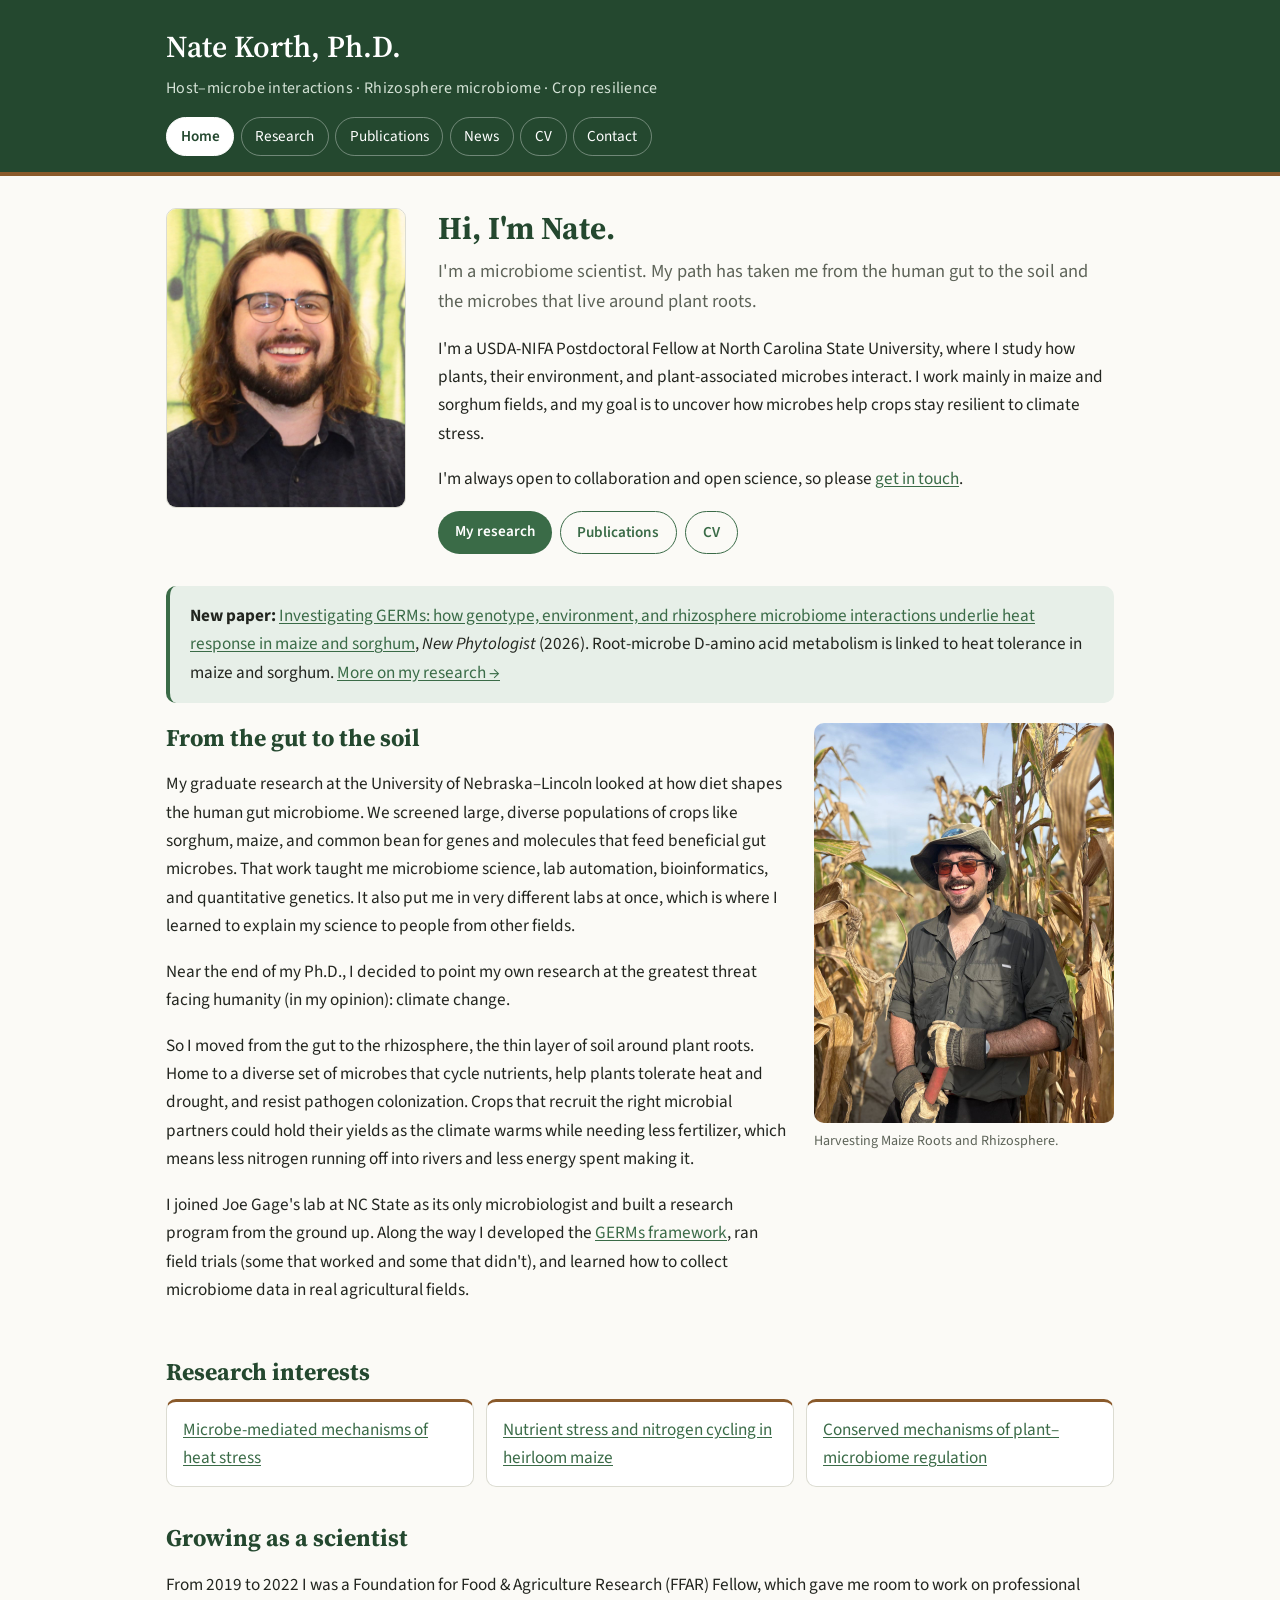
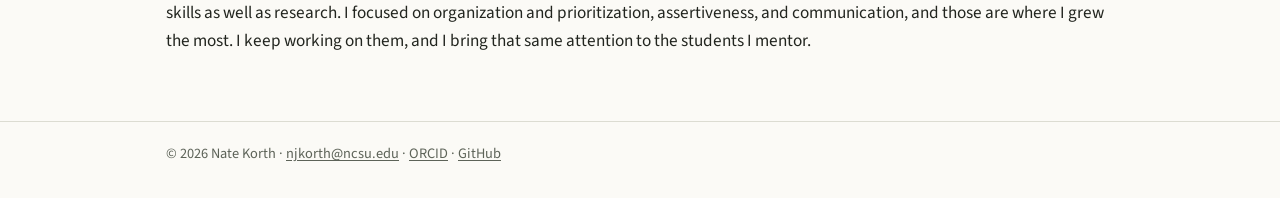
<file: index.html>
<!doctype html>
<html lang="en">
<head>
  <meta charset="utf-8">
  <meta name="viewport" content="width=device-width, initial-scale=1">
  <title>Nate Korth, Ph.D.</title>
  <meta name="description" content="Nate Korth, Ph.D. - plant-microbe biologist studying how crop genetics and the rhizosphere microbiome shape heat and nutrient-stress resilience in maize and sorghum.">
  <link rel="preconnect" href="https://fonts.googleapis.com">
  <link rel="preconnect" href="https://fonts.gstatic.com" crossorigin>
  <link href="https://fonts.googleapis.com/css2?family=Source+Sans+3:wght@400;600;700&family=Source+Serif+4:wght@500;600&display=swap" rel="stylesheet">
  <link rel="stylesheet" href="css/style.css">
</head>
<body>

<!-- ===== HEADER (same on every page; edit the menu here and in the other .html files) ===== -->
<header class="site-header">
  <div class="wrap">
    <a class="site-title" href="index.html">Nate Korth, Ph.D.</a>
    <p class="tagline">Host&ndash;microbe interactions &middot; Rhizosphere microbiome &middot; Crop resilience</p>
    <nav class="site-nav" aria-label="Main">
      <ul>
        <li><a href="index.html" aria-current="page">Home</a></li>
        <li><a href="research.html">Research</a></li>
        <li><a href="publications.html">Publications</a></li>
        <li><a href="news.html">News</a></li>
        <li><a href="cv.html">CV</a></li>
        <li><a href="contact.html">Contact</a></li>
      </ul>
    </nav>
  </div>
</header>

<main>
  <div class="wrap">
<section class="intro">
  <img class="headshot" src="images/headshot.jpg" width="240" height="300" alt="Nate Korth smiling, in front of a green plant-cell mural">

  <div>
    <h1>Hi, I'm Nate.</h1>
    <p class="lead">I'm a microbiome scientist. My path has taken me from the human gut to the
      soil and the microbes that live around plant roots.</p>
    <p>I'm a USDA-NIFA Postdoctoral Fellow at North Carolina State University, where I study how
      plants, their environment, and plant-associated microbes interact. I work mainly in maize
      and sorghum fields, and my goal is to uncover how microbes help crops stay resilient to
      climate stress.</p>
    <p>I'm always open to collaboration and open science, so please <a href="contact.html">get in touch</a>.</p>
    <div class="quick-links">
      <a class="btn" href="research.html">My research</a>
      <a class="btn outline" href="publications.html">Publications</a>
      <a class="btn outline" href="cv.html">CV</a>
    </div>
  </div>
</section>

<div class="panel" style="margin-top:2rem">
  <strong>New paper:</strong> <a href="https://doi.org/10.1111/nph.71297">Investigating GERMs: how
  genotype, environment, and rhizosphere microbiome interactions underlie heat response in maize
  and sorghum</a>, <em>New Phytologist</em> (2026). Root-microbe D-amino acid metabolism is linked
  to heat tolerance in maize and sorghum. <a href="research.html">More on my research&nbsp;&rarr;</a>
</div>

<section class="split">
  <div>
    <h2>From the gut to the soil</h2>
    <p>My graduate research at the University of Nebraska&ndash;Lincoln looked at how diet shapes
      the human gut microbiome. We screened large, diverse populations of crops like sorghum, maize, and
      common bean for genes and molecules that feed beneficial gut microbes. That work taught me
      microbiome science, lab automation, bioinformatics, and quantitative genetics. It also put
      me in very different labs at once, which is where I learned to explain my science to people
      from other fields.</p>
    <p>Near the end of my Ph.D., I decided to point my own research at the greatest threat facing humanity (in my opinion): climate change.</p>
    <p>So I moved from the gut to the rhizosphere, the thin layer of soil around plant roots. Home to a diverse set of microbes
      that cycle nutrients, help plants tolerate heat and drought, and resist pathogen colonization.
      Crops that recruit the right microbial partners could hold their yields as the climate warms
      while needing less fertilizer, which means less nitrogen running off into rivers and less
      energy spent making it.</p>
    <p>I joined Joe Gage's lab at NC State as its only microbiologist and built a research program
      from the ground up. Along the way I developed the <a href="research.html">GERMs framework</a>,
      ran field trials (some that worked and some that didn't), and learned how to collect
      microbiome data in real agricultural fields.</p>
  </div>
  <figure class="photo tall">
    <img src="images/sorghum-field.jpg" width="1200" height="1600" loading="lazy" alt="Nate smiling in a bucket hat and work gloves between rows of mature sorghum">
    <figcaption>Harvesting Maize Roots and Rhizosphere.</figcaption>
  </figure>
</section>

<h2>Research interests</h2>
<ul class="interests">
  <li><a href="research.html#heat">Microbe-mediated mechanisms of heat stress</a></li>
  <li><a href="research.html#nitrogen">Nutrient stress and nitrogen cycling in heirloom maize</a></li>
  <li><a href="research.html#conserved">Conserved mechanisms of plant&ndash;microbiome regulation</a></li>
</ul>

<h2>Growing as a scientist</h2>
<p>From 2019 to 2022 I was a Foundation for Food &amp; Agriculture Research (FFAR) Fellow, which
  gave me room to work on professional skills as well as research. I focused on organization and
  prioritization, assertiveness, and communication, and those are where I grew the most. I keep
  working on them, and I bring that same attention to the students I mentor.</p>
  </div>
</main>

<footer class="site-footer">
  <div class="wrap">
    &copy; 2026 Nate Korth &middot; <a href="mailto:njkorth@ncsu.edu">njkorth@ncsu.edu</a> &middot;
    <a href="https://orcid.org/0009-0005-5543-0299">ORCID</a> &middot;
    <a href="https://github.com/NateKorth">GitHub</a>
  </div>
</footer>

</body>
</html>
</file>
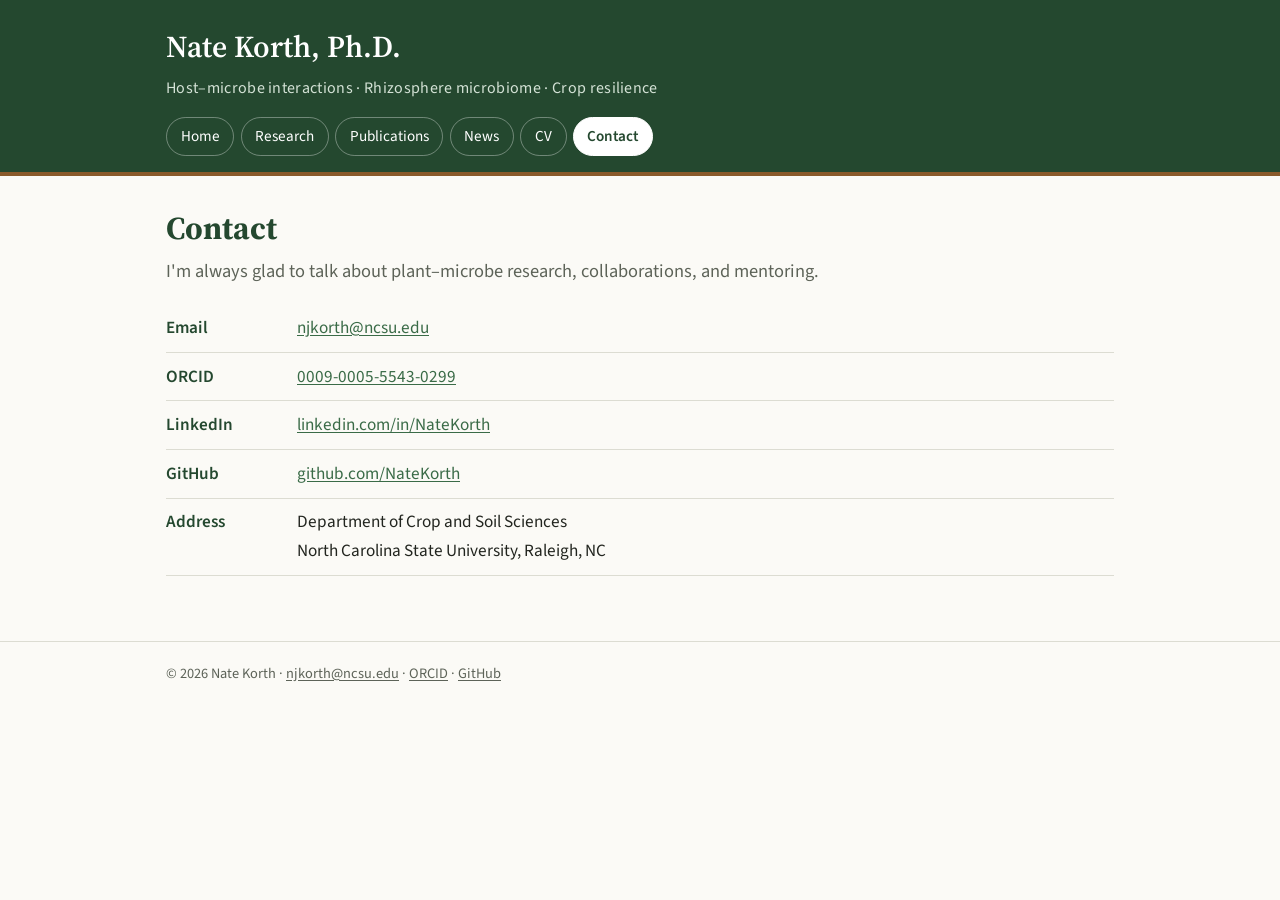
<file: contact.html>
<!doctype html>
<html lang="en">
<head>
  <meta charset="utf-8">
  <meta name="viewport" content="width=device-width, initial-scale=1">
  <title>Contact | Nate Korth, Ph.D.</title>
  <meta name="description" content="Contact information for Nate Korth, Ph.D.">
  <link rel="preconnect" href="https://fonts.googleapis.com">
  <link rel="preconnect" href="https://fonts.gstatic.com" crossorigin>
  <link href="https://fonts.googleapis.com/css2?family=Source+Sans+3:wght@400;600;700&family=Source+Serif+4:wght@500;600&display=swap" rel="stylesheet">
  <link rel="stylesheet" href="css/style.css">
</head>
<body>

<!-- ===== HEADER (same on every page; edit the menu here and in the other .html files) ===== -->
<header class="site-header">
  <div class="wrap">
    <a class="site-title" href="index.html">Nate Korth, Ph.D.</a>
    <p class="tagline">Host&ndash;microbe interactions &middot; Rhizosphere microbiome &middot; Crop resilience</p>
    <nav class="site-nav" aria-label="Main">
      <ul>
        <li><a href="index.html">Home</a></li>
        <li><a href="research.html">Research</a></li>
        <li><a href="publications.html">Publications</a></li>
        <li><a href="news.html">News</a></li>
        <li><a href="cv.html">CV</a></li>
        <li><a href="contact.html" aria-current="page">Contact</a></li>
      </ul>
    </nav>
  </div>
</header>

<main>
  <div class="wrap">
<h1>Contact</h1>
<p class="lead">I'm always glad to talk about plant&ndash;microbe research, collaborations, and
  mentoring.</p>

<ul class="contact-list">
  <li><span class="label">Email</span> <a href="mailto:njkorth@ncsu.edu">njkorth@ncsu.edu</a></li>
  <li><span class="label">ORCID</span> <a href="https://orcid.org/0009-0005-5543-0299">0009-0005-5543-0299</a></li>
  <li><span class="label">LinkedIn</span> <a href="https://www.linkedin.com/in/NateKorth/">linkedin.com/in/NateKorth</a></li>
  <li><span class="label">GitHub</span> <a href="https://github.com/NateKorth">github.com/NateKorth</a></li>
  <li><span class="label">Address</span> Department of Crop and Soil Sciences<br>
    <span class="label"></span> North Carolina State University, Raleigh, NC</li>
</ul>
  </div>
</main>

<footer class="site-footer">
  <div class="wrap">
    &copy; 2026 Nate Korth &middot; <a href="mailto:njkorth@ncsu.edu">njkorth@ncsu.edu</a> &middot;
    <a href="https://orcid.org/0009-0005-5543-0299">ORCID</a> &middot;
    <a href="https://github.com/NateKorth">GitHub</a>
  </div>
</footer>

</body>
</html>
</file>
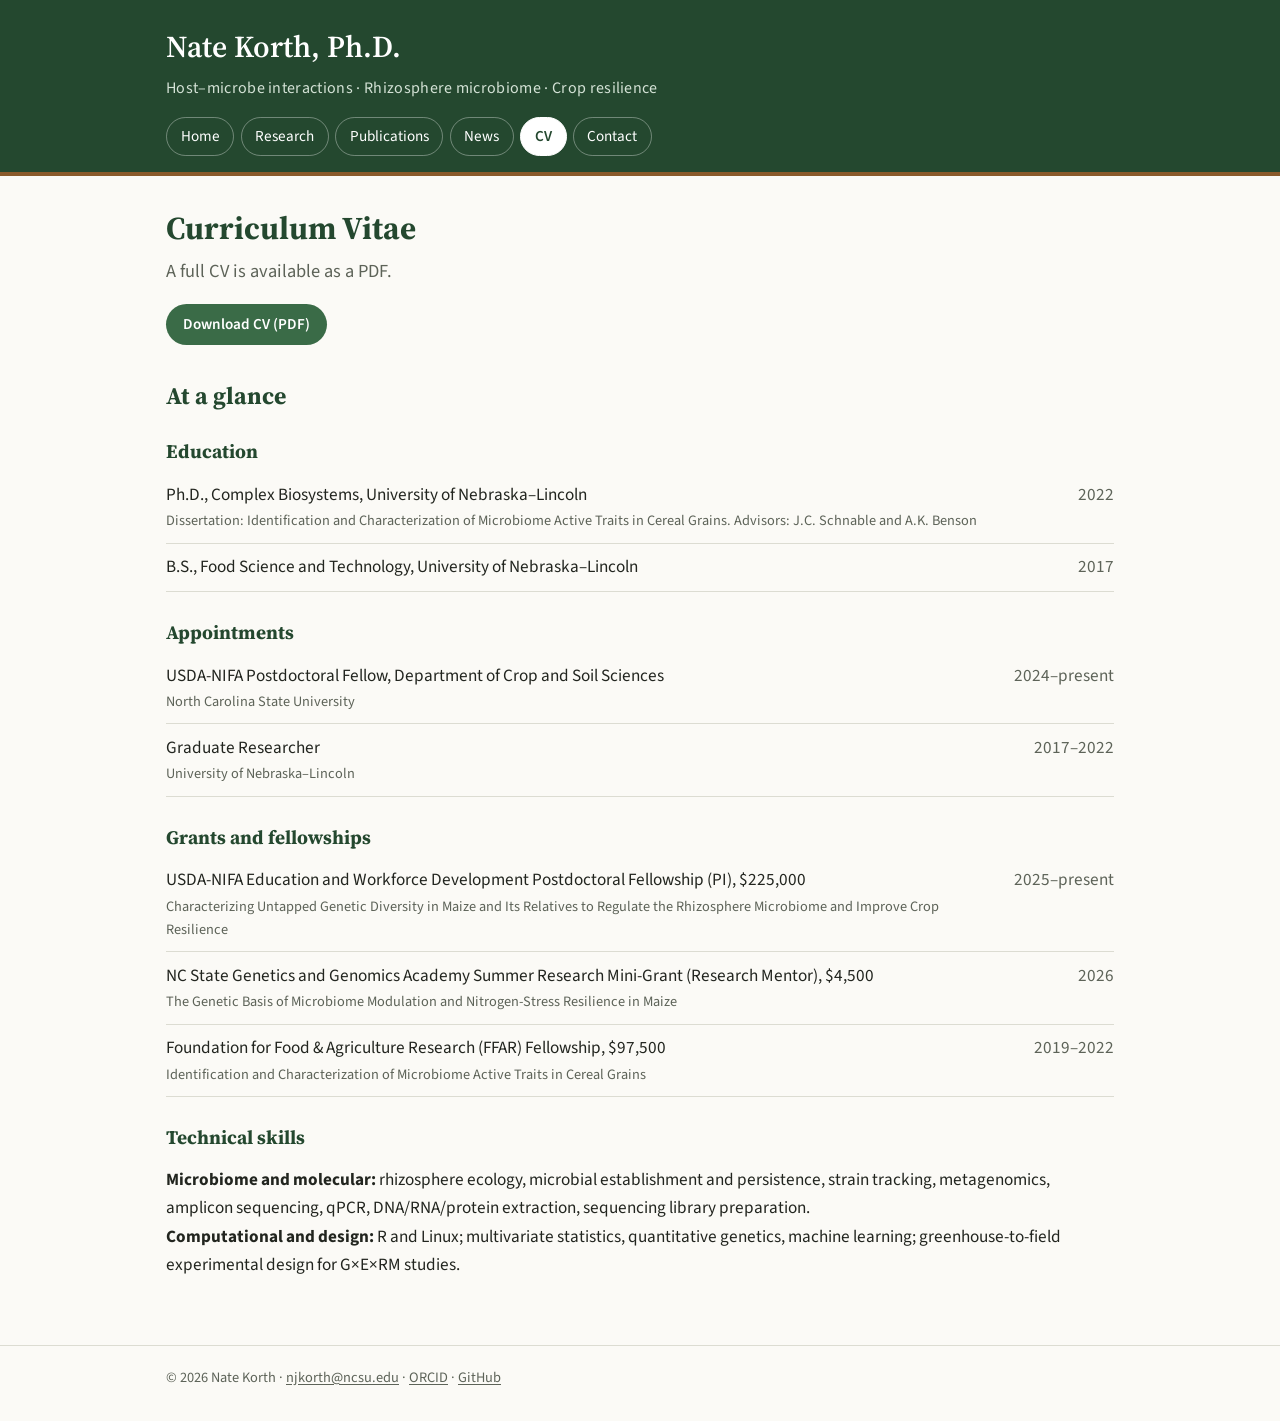
<file: cv.html>
<!doctype html>
<html lang="en">
<head>
  <meta charset="utf-8">
  <meta name="viewport" content="width=device-width, initial-scale=1">
  <title>CV | Nate Korth, Ph.D.</title>
  <meta name="description" content="Curriculum vitae of Nate Korth, Ph.D.">
  <link rel="preconnect" href="https://fonts.googleapis.com">
  <link rel="preconnect" href="https://fonts.gstatic.com" crossorigin>
  <link href="https://fonts.googleapis.com/css2?family=Source+Sans+3:wght@400;600;700&family=Source+Serif+4:wght@500;600&display=swap" rel="stylesheet">
  <link rel="stylesheet" href="css/style.css">
</head>
<body>

<!-- ===== HEADER (same on every page; edit the menu here and in the other .html files) ===== -->
<header class="site-header">
  <div class="wrap">
    <a class="site-title" href="index.html">Nate Korth, Ph.D.</a>
    <p class="tagline">Host&ndash;microbe interactions &middot; Rhizosphere microbiome &middot; Crop resilience</p>
    <nav class="site-nav" aria-label="Main">
      <ul>
        <li><a href="index.html">Home</a></li>
        <li><a href="research.html">Research</a></li>
        <li><a href="publications.html">Publications</a></li>
        <li><a href="news.html">News</a></li>
        <li><a href="cv.html" aria-current="page">CV</a></li>
        <li><a href="contact.html">Contact</a></li>
      </ul>
    </nav>
  </div>
</header>

<main>
  <div class="wrap">
<h1>Curriculum Vitae</h1>
<p class="lead">A full CV is available as a PDF.</p>
<!-- TO UPDATE THE CV: save your CV as a PDF named Korth_CV.pdf and put it in the "files" folder,
     replacing the old one. The button below will then download the new version. -->
<p><a class="btn" href="files/Korth_CV.pdf">Download CV (PDF)</a></p>

<h2>At a glance</h2>
<h3>Education</h3>
<ul class="entries">
  <li><span class="what">Ph.D., Complex Biosystems, University of Nebraska&ndash;Lincoln
    <small>Dissertation: Identification and Characterization of Microbiome Active Traits in Cereal Grains.
    Advisors: J.C. Schnable and A.K. Benson</small></span><span class="when">2022</span></li>
  <li><span class="what">B.S., Food Science and Technology, University of Nebraska&ndash;Lincoln</span>
    <span class="when">2017</span></li>
</ul>

<h3>Appointments</h3>
<ul class="entries">
  <li><span class="what">USDA-NIFA Postdoctoral Fellow, Department of Crop and Soil Sciences
    <small>North Carolina State University</small></span><span class="when">2024&ndash;present</span></li>
  <li><span class="what">Graduate Researcher<small>University of Nebraska&ndash;Lincoln</small></span>
    <span class="when">2017&ndash;2022</span></li>
</ul>

<h3>Grants and fellowships</h3>
<ul class="entries">
  <li><span class="what">USDA-NIFA Education and Workforce Development Postdoctoral Fellowship (PI), $225,000
    <small>Characterizing Untapped Genetic Diversity in Maize and Its Relatives to Regulate the Rhizosphere Microbiome and Improve Crop Resilience</small></span>
    <span class="when">2025&ndash;present</span></li>
  <li><span class="what">NC State Genetics and Genomics Academy Summer Research Mini-Grant (Research Mentor), $4,500
    <small>The Genetic Basis of Microbiome Modulation and Nitrogen-Stress Resilience in Maize</small></span>
    <span class="when">2026</span></li>
  <li><span class="what">Foundation for Food &amp; Agriculture Research (FFAR) Fellowship, $97,500
    <small>Identification and Characterization of Microbiome Active Traits in Cereal Grains</small></span>
    <span class="when">2019&ndash;2022</span></li>
</ul>

<h3>Technical skills</h3>
<p><strong>Microbiome and molecular:</strong> rhizosphere ecology, microbial establishment and
  persistence, strain tracking, metagenomics, amplicon sequencing, qPCR, DNA/RNA/protein
  extraction, sequencing library preparation.<br>
  <strong>Computational and design:</strong> R and Linux; multivariate statistics, quantitative
  genetics, machine learning; greenhouse-to-field experimental design for G&times;E&times;RM studies.</p>
  </div>
</main>

<footer class="site-footer">
  <div class="wrap">
    &copy; 2026 Nate Korth &middot; <a href="mailto:njkorth@ncsu.edu">njkorth@ncsu.edu</a> &middot;
    <a href="https://orcid.org/0009-0005-5543-0299">ORCID</a> &middot;
    <a href="https://github.com/NateKorth">GitHub</a>
  </div>
</footer>

</body>
</html>
</file>
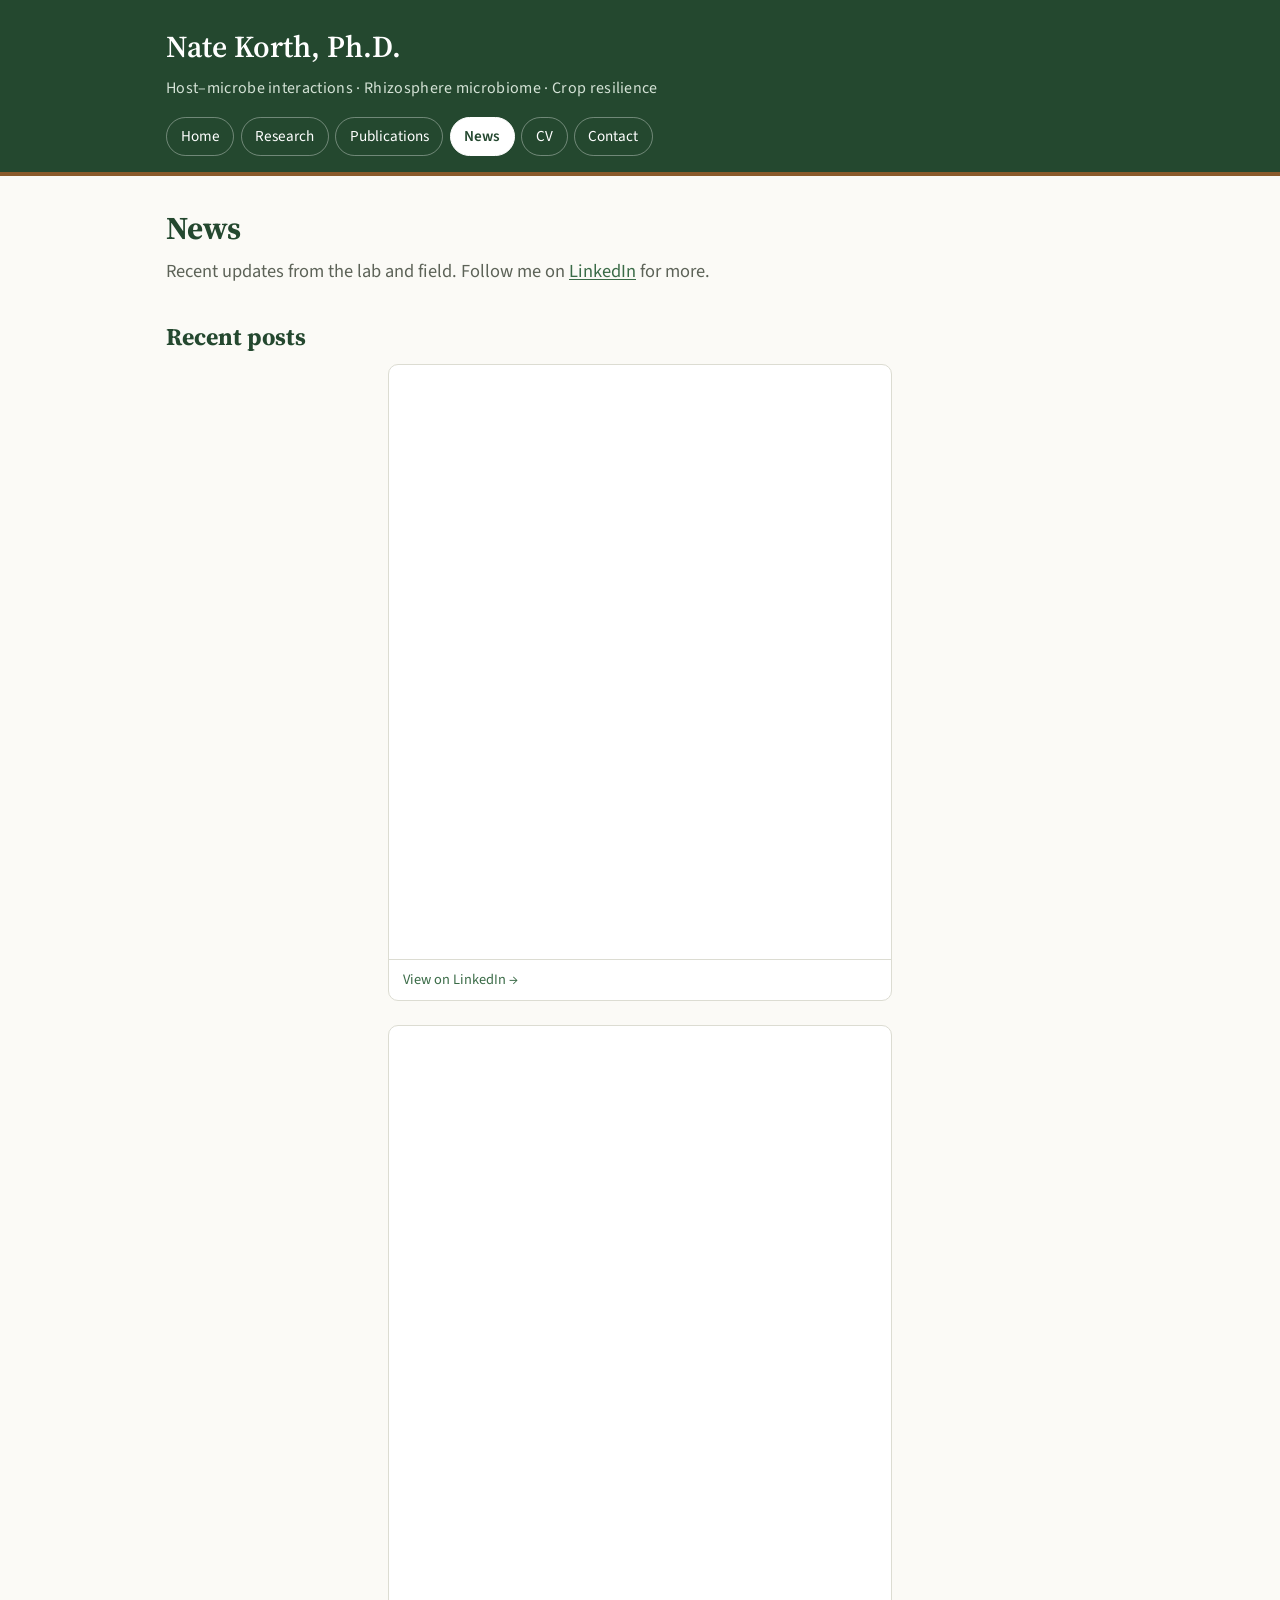
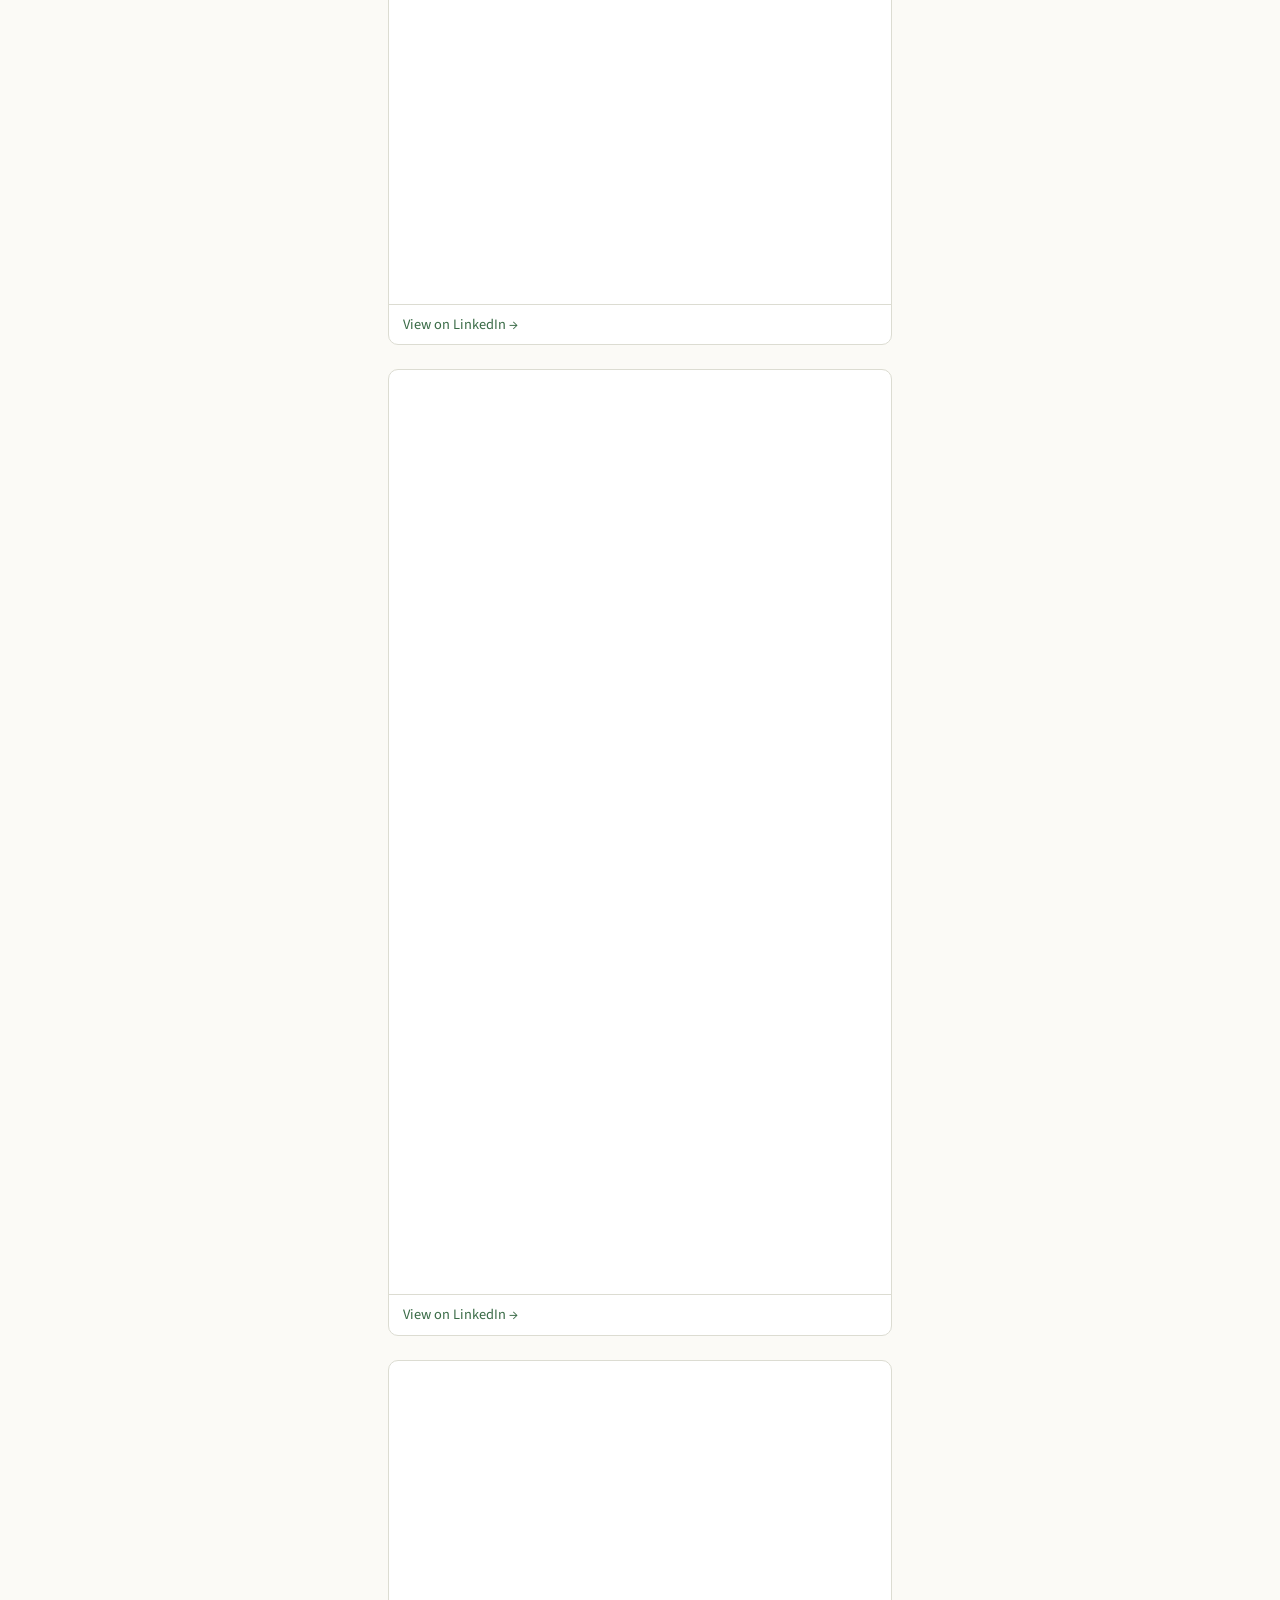
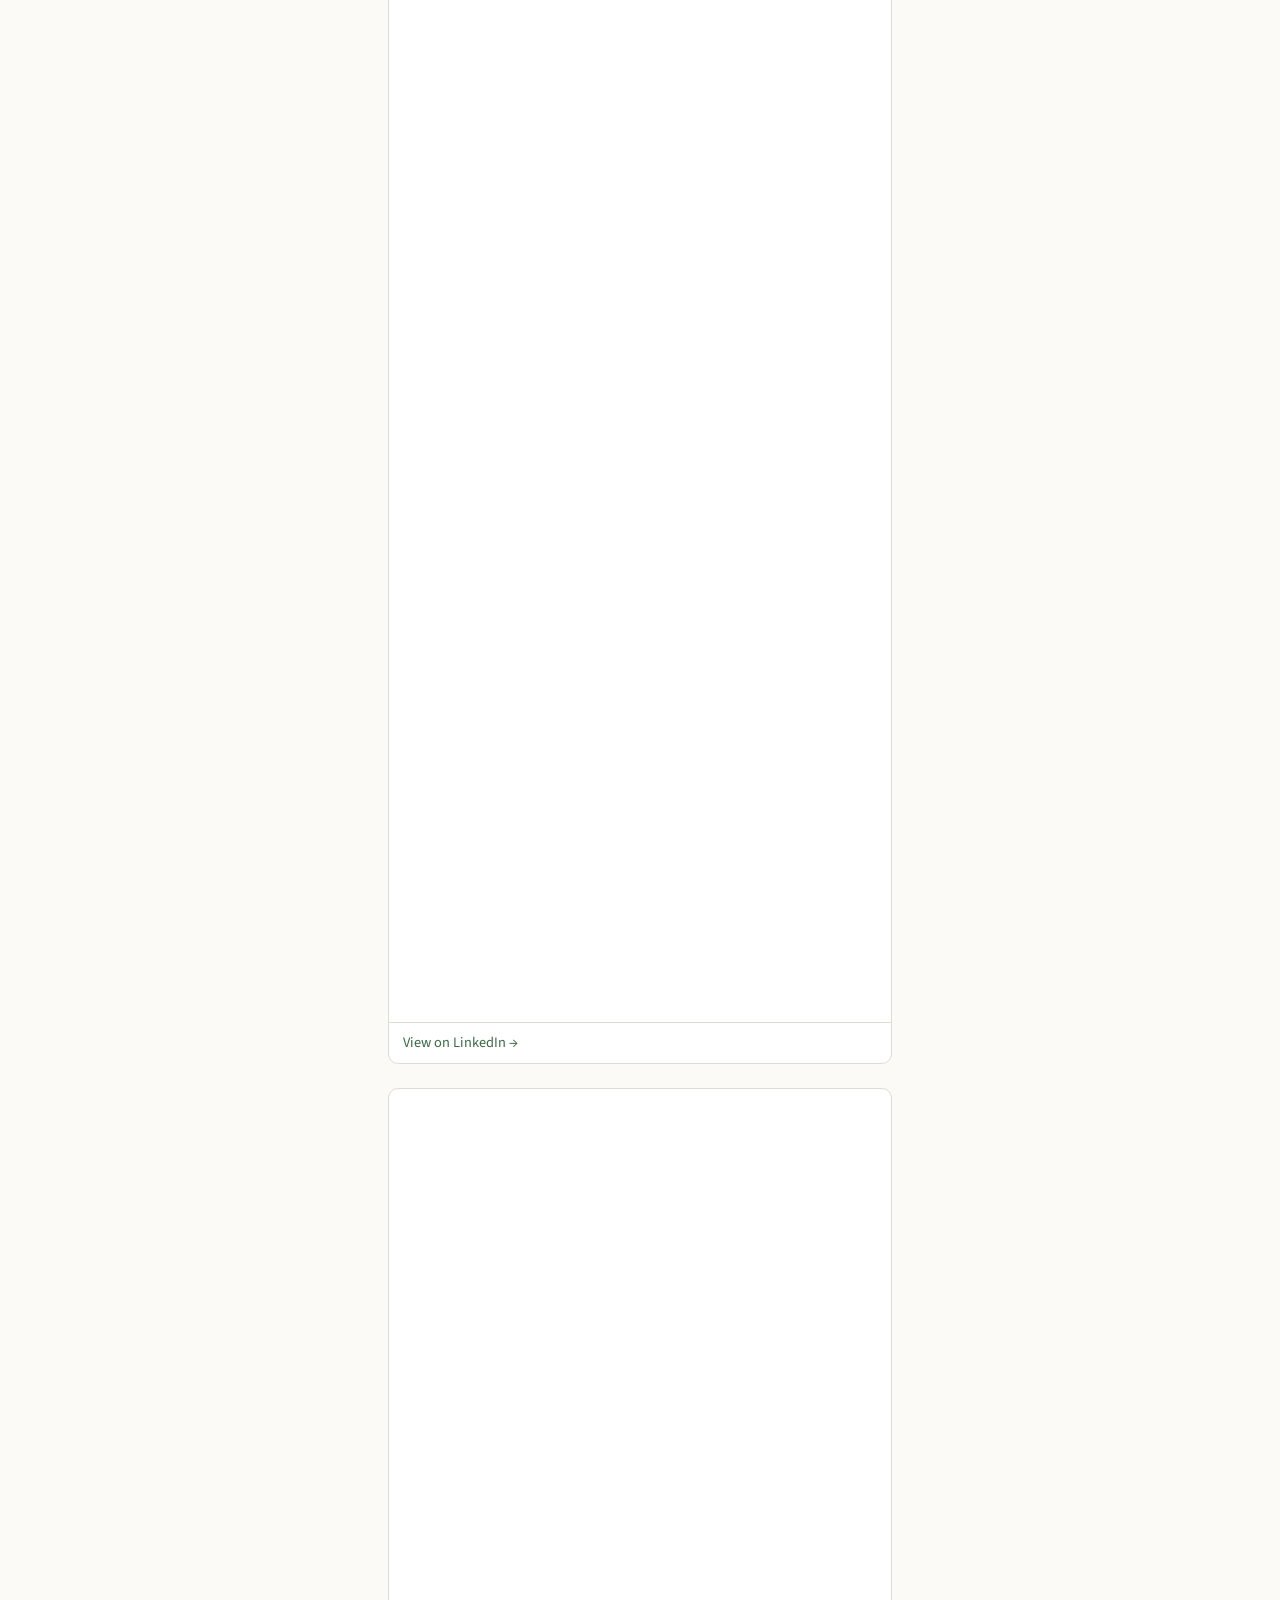
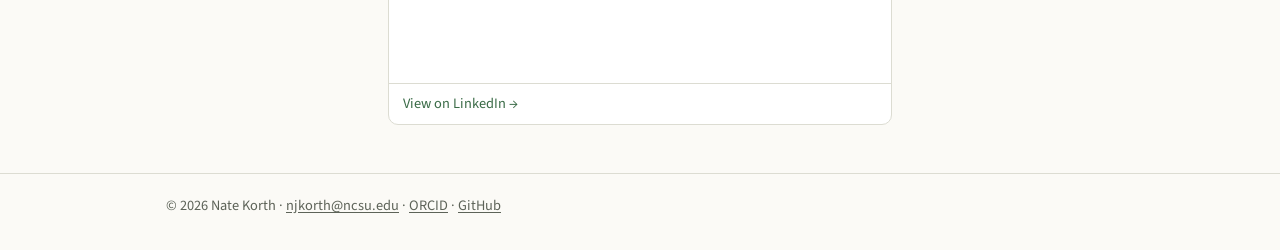
<file: news.html>
<!doctype html>
<html lang="en">
<head>
  <meta charset="utf-8">
  <meta name="viewport" content="width=device-width, initial-scale=1">
  <title>News | Nate Korth, Ph.D.</title>
  <meta name="description" content="News and recent LinkedIn posts from Nate Korth.">
  <link rel="preconnect" href="https://fonts.googleapis.com">
  <link rel="preconnect" href="https://fonts.gstatic.com" crossorigin>
  <link href="https://fonts.googleapis.com/css2?family=Source+Sans+3:wght@400;600;700&family=Source+Serif+4:wght@500;600&display=swap" rel="stylesheet">
  <link rel="stylesheet" href="css/style.css">
</head>
<body>

<!-- ===== HEADER (same on every page; edit the menu here and in the other .html files) ===== -->
<header class="site-header">
  <div class="wrap">
    <a class="site-title" href="index.html">Nate Korth, Ph.D.</a>
    <p class="tagline">Host&ndash;microbe interactions &middot; Rhizosphere microbiome &middot; Crop resilience</p>
    <nav class="site-nav" aria-label="Main">
      <ul>
        <li><a href="index.html">Home</a></li>
        <li><a href="research.html">Research</a></li>
        <li><a href="publications.html">Publications</a></li>
        <li><a href="news.html" aria-current="page">News</a></li>
        <li><a href="cv.html">CV</a></li>
        <li><a href="contact.html">Contact</a></li>
      </ul>
    </nav>
  </div>
</header>

<main>
  <div class="wrap">
<h1>News</h1>
<p class="lead">Recent updates from the lab and field. Follow me on
  <a href="https://www.linkedin.com/in/NateKorth/">LinkedIn</a> for more.</p>


<h2>Recent posts</h2>
<!-- HOW TO ADD A LINKEDIN POST
     1. On LinkedIn, open your post, click the "..." menu at its top right, and choose "Embed this post".
     2. Click "Copy code". It looks like:
        <iframe src="https://www.linkedin.com/embed/feed/update/urn:li:share:..." height="..." width="504" frameborder="0" allowfullscreen="" title="Embedded post"></iframe>
     3. Copy one whole <div class="post"> ... </div> block below, paste it where you want the
        new post (newest first), and swap the <iframe ...></iframe> inside it for your new code.
        Copy only the <div class="post"> block, not the <div class="posts"> line above it:
        there must be exactly one <div class="posts"> wrapping all the posts.
        Also change the number in the "View on LinkedIn" link to match (it's in the iframe's src).
        The iframe goes directly inside <div class="post">, with nothing else in the box. -->
<div class="posts">
  <div class="post">
    <iframe src="https://www.linkedin.com/embed/feed/update/urn:li:share:7476309449507315712?collapsed=1" height="594" width="504" frameborder="0" allowfullscreen="" title="Embedded post"></iframe>
    <a class="post-link" href="https://www.linkedin.com/feed/update/urn:li:share:7476309449507315712/">View on LinkedIn &rarr;</a>
  </div>

  <div class="post">
    <iframe src="https://www.linkedin.com/embed/feed/update/urn:li:ugcPost:7425565254979510272?collapsed=1" height="878" width="504" frameborder="0" allowfullscreen="" title="Embedded post"></iframe>
    <a class="post-link" href="https://www.linkedin.com/feed/update/urn:li:ugcPost:7425565254979510272/">View on LinkedIn &rarr;</a>
  </div>

  <div class="post">
    <iframe src="https://www.linkedin.com/embed/feed/update/urn:li:share:7495537521045508097?collapsed=1" height="924" width="504" frameborder="0" allowfullscreen="" title="Embedded post"></iframe>
    <a class="post-link" href="https://www.linkedin.com/feed/update/urn:li:share:7495537521045508097/">View on LinkedIn &rarr;</a>
  </div>

  <div class="post">
    <iframe src="https://www.linkedin.com/embed/feed/update/urn:li:ugcPost:7495535977092911104?collapsed=1" height="1261" width="504" frameborder="0" allowfullscreen="" title="Embedded post"></iframe>
    <a class="post-link" href="https://www.linkedin.com/feed/update/urn:li:ugcPost:7495535977092911104/">View on LinkedIn &rarr;</a>
  </div>

  <div class="post">
    <iframe src="https://www.linkedin.com/embed/feed/update/urn:li:share:7516669164602744833?collapsed=1" height="594" width="504" frameborder="0" allowfullscreen="" title="Embedded post"></iframe>
    <a class="post-link" href="https://www.linkedin.com/feed/update/urn:li:share:7516669164602744833/">View on LinkedIn &rarr;</a>
  </div>
</div>
  </div>
</main>

<footer class="site-footer">
  <div class="wrap">
    &copy; 2026 Nate Korth &middot; <a href="mailto:njkorth@ncsu.edu">njkorth@ncsu.edu</a> &middot;
    <a href="https://orcid.org/0009-0005-5543-0299">ORCID</a> &middot;
    <a href="https://github.com/NateKorth">GitHub</a>
  </div>
</footer>

</body>
</html>
</file>
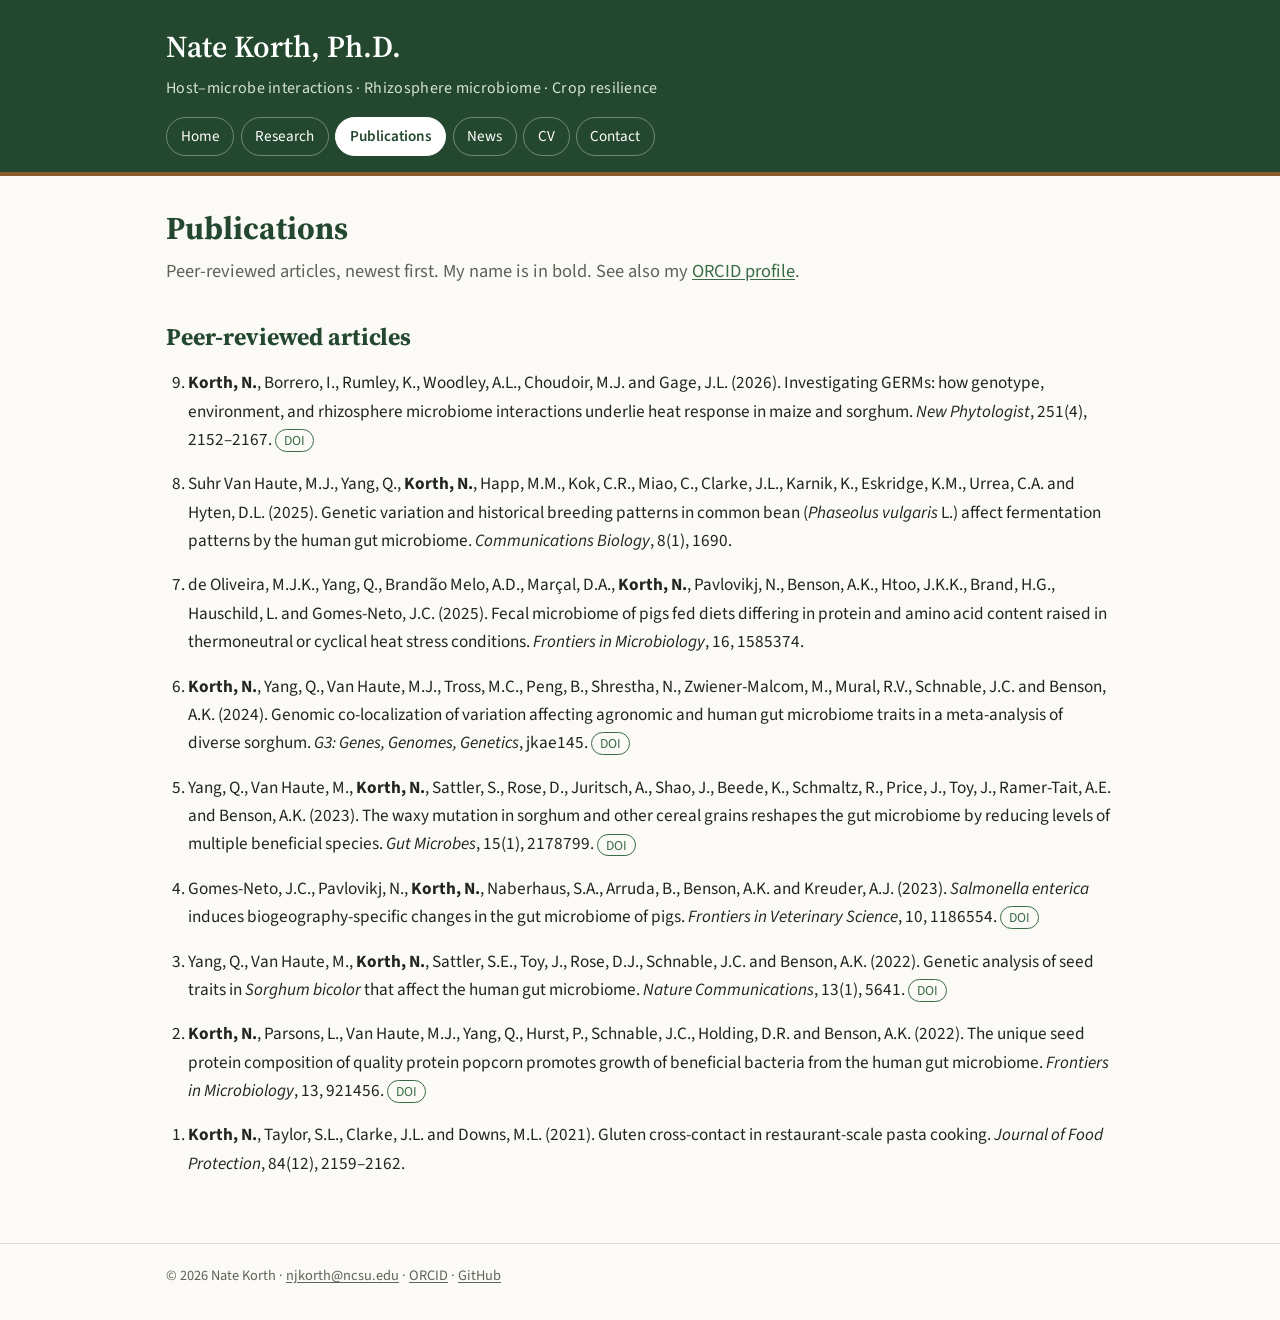
<file: publications.html>
<!doctype html>
<html lang="en">
<head>
  <meta charset="utf-8">
  <meta name="viewport" content="width=device-width, initial-scale=1">
  <title>Publications | Nate Korth, Ph.D.</title>
  <meta name="description" content="Peer-reviewed publications by Nate Korth on plant-microbiome interactions, quantitative genetics, and the gut microbiome.">
  <link rel="preconnect" href="https://fonts.googleapis.com">
  <link rel="preconnect" href="https://fonts.gstatic.com" crossorigin>
  <link href="https://fonts.googleapis.com/css2?family=Source+Sans+3:wght@400;600;700&family=Source+Serif+4:wght@500;600&display=swap" rel="stylesheet">
  <link rel="stylesheet" href="css/style.css">
</head>
<body>

<!-- ===== HEADER (same on every page; edit the menu here and in the other .html files) ===== -->
<header class="site-header">
  <div class="wrap">
    <a class="site-title" href="index.html">Nate Korth, Ph.D.</a>
    <p class="tagline">Host&ndash;microbe interactions &middot; Rhizosphere microbiome &middot; Crop resilience</p>
    <nav class="site-nav" aria-label="Main">
      <ul>
        <li><a href="index.html">Home</a></li>
        <li><a href="research.html">Research</a></li>
        <li><a href="publications.html" aria-current="page">Publications</a></li>
        <li><a href="news.html">News</a></li>
        <li><a href="cv.html">CV</a></li>
        <li><a href="contact.html">Contact</a></li>
      </ul>
    </nav>
  </div>
</header>

<main>
  <div class="wrap">
<h1>Publications</h1>
<p class="lead">Peer-reviewed articles, newest first. My name is in bold.
  See also my <a href="https://orcid.org/0009-0005-5543-0299">ORCID profile</a>.</p>
<!-- TODO: add your Google Scholar link here once you have it. -->

<h2>Peer-reviewed articles</h2>
<ol class="pubs" reversed>
  <li><span class="me">Korth, N.</span>, Borrero, I., Rumley, K., Woodley, A.L., Choudoir, M.J. and Gage, J.L. (2026). Investigating GERMs: how genotype, environment, and rhizosphere microbiome interactions underlie heat response in maize and sorghum. <span class="journal">New Phytologist</span>, 251(4), 2152&ndash;2167.
    <span class="links"><a href="https://doi.org/10.1111/nph.71297">DOI</a></span></li>
  <li>Suhr Van Haute, M.J., Yang, Q., <span class="me">Korth, N.</span>, Happ, M.M., Kok, C.R., Miao, C., Clarke, J.L., Karnik, K., Eskridge, K.M., Urrea, C.A. and Hyten, D.L. (2025). Genetic variation and historical breeding patterns in common bean (<em>Phaseolus vulgaris</em> L.) affect fermentation patterns by the human gut microbiome. <span class="journal">Communications Biology</span>, 8(1), 1690.
    <!-- TODO: add DOI link: <span class="links"><a href="https://doi.org/...">DOI</a></span> --></li>
  <li>de Oliveira, M.J.K., Yang, Q., Brand&atilde;o Melo, A.D., Mar&ccedil;al, D.A., <span class="me">Korth, N.</span>, Pavlovikj, N., Benson, A.K., Htoo, J.K.K., Brand, H.G., Hauschild, L. and Gomes-Neto, J.C. (2025). Fecal microbiome of pigs fed diets differing in protein and amino acid content raised in thermoneutral or cyclical heat stress conditions. <span class="journal">Frontiers in Microbiology</span>, 16, 1585374.
    <!-- TODO: add DOI link: <span class="links"><a href="https://doi.org/...">DOI</a></span> --></li>
  <li><span class="me">Korth, N.</span>, Yang, Q., Van Haute, M.J., Tross, M.C., Peng, B., Shrestha, N., Zwiener-Malcom, M., Mural, R.V., Schnable, J.C. and Benson, A.K. (2024). Genomic co-localization of variation affecting agronomic and human gut microbiome traits in a meta-analysis of diverse sorghum. <span class="journal">G3: Genes, Genomes, Genetics</span>, jkae145.
    <span class="links"><a href="https://doi.org/10.1093/g3journal/jkae145">DOI</a></span></li>
  <li>Yang, Q., Van Haute, M., <span class="me">Korth, N.</span>, Sattler, S., Rose, D., Juritsch, A., Shao, J., Beede, K., Schmaltz, R., Price, J., Toy, J., Ramer-Tait, A.E. and Benson, A.K. (2023). The waxy mutation in sorghum and other cereal grains reshapes the gut microbiome by reducing levels of multiple beneficial species. <span class="journal">Gut Microbes</span>, 15(1), 2178799.
    <span class="links"><a href="https://doi.org/10.1080/19490976.2023.2178799">DOI</a></span></li>
  <li>Gomes-Neto, J.C., Pavlovikj, N., <span class="me">Korth, N.</span>, Naberhaus, S.A., Arruda, B., Benson, A.K. and Kreuder, A.J. (2023). <em>Salmonella enterica</em> induces biogeography-specific changes in the gut microbiome of pigs. <span class="journal">Frontiers in Veterinary Science</span>, 10, 1186554.
    <span class="links"><a href="https://doi.org/10.3389/fvets.2023.1186554">DOI</a></span></li>
  <li>Yang, Q., Van Haute, M., <span class="me">Korth, N.</span>, Sattler, S.E., Toy, J., Rose, D.J., Schnable, J.C. and Benson, A.K. (2022). Genetic analysis of seed traits in <em>Sorghum bicolor</em> that affect the human gut microbiome. <span class="journal">Nature Communications</span>, 13(1), 5641.
    <span class="links"><a href="https://doi.org/10.1038/s41467-022-33419-1">DOI</a></span></li>
  <li><span class="me">Korth, N.</span>, Parsons, L., Van Haute, M.J., Yang, Q., Hurst, P., Schnable, J.C., Holding, D.R. and Benson, A.K. (2022). The unique seed protein composition of quality protein popcorn promotes growth of beneficial bacteria from the human gut microbiome. <span class="journal">Frontiers in Microbiology</span>, 13, 921456.
    <span class="links"><a href="https://doi.org/10.3389/fmicb.2022.921456">DOI</a></span></li>
  <li><span class="me">Korth, N.</span>, Taylor, S.L., Clarke, J.L. and Downs, M.L. (2021). Gluten cross-contact in restaurant-scale pasta cooking. <span class="journal">Journal of Food Protection</span>, 84(12), 2159&ndash;2162.
    <!-- TODO: add DOI link: <span class="links"><a href="https://doi.org/...">DOI</a></span> --></li>
</ol>

<!-- TO ADD A NEW PAPER: copy one <li>...</li> block above, paste it at the TOP of the list,
     and edit it. Manuscripts in preparation can go in a new section here:
<h2>In preparation</h2>
<ul class="pubs">
  <li><span class="me">Korth, N.</span>, et al. Title. <span class="journal">Journal</span> (submitted).</li>
</ul>
-->
  </div>
</main>

<footer class="site-footer">
  <div class="wrap">
    &copy; 2026 Nate Korth &middot; <a href="mailto:njkorth@ncsu.edu">njkorth@ncsu.edu</a> &middot;
    <a href="https://orcid.org/0009-0005-5543-0299">ORCID</a> &middot;
    <a href="https://github.com/NateKorth">GitHub</a>
  </div>
</footer>

</body>
</html>
</file>
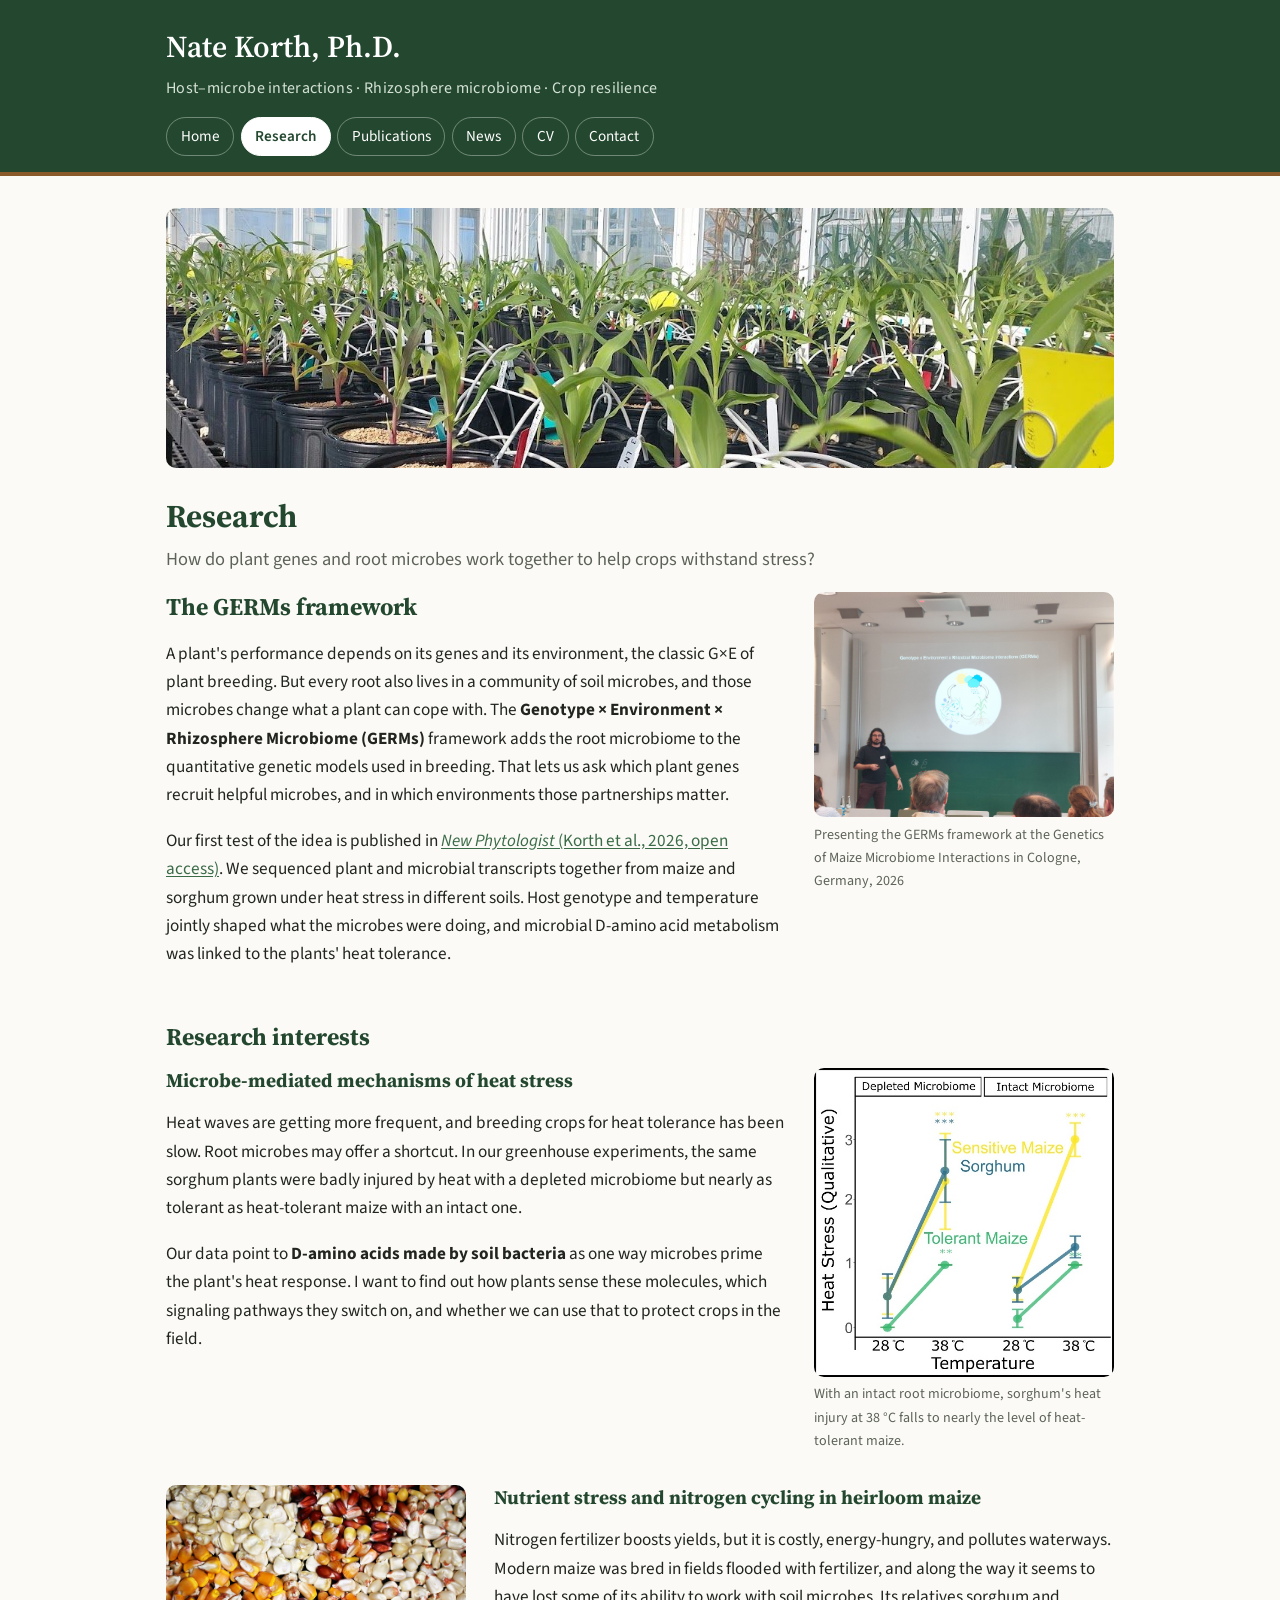
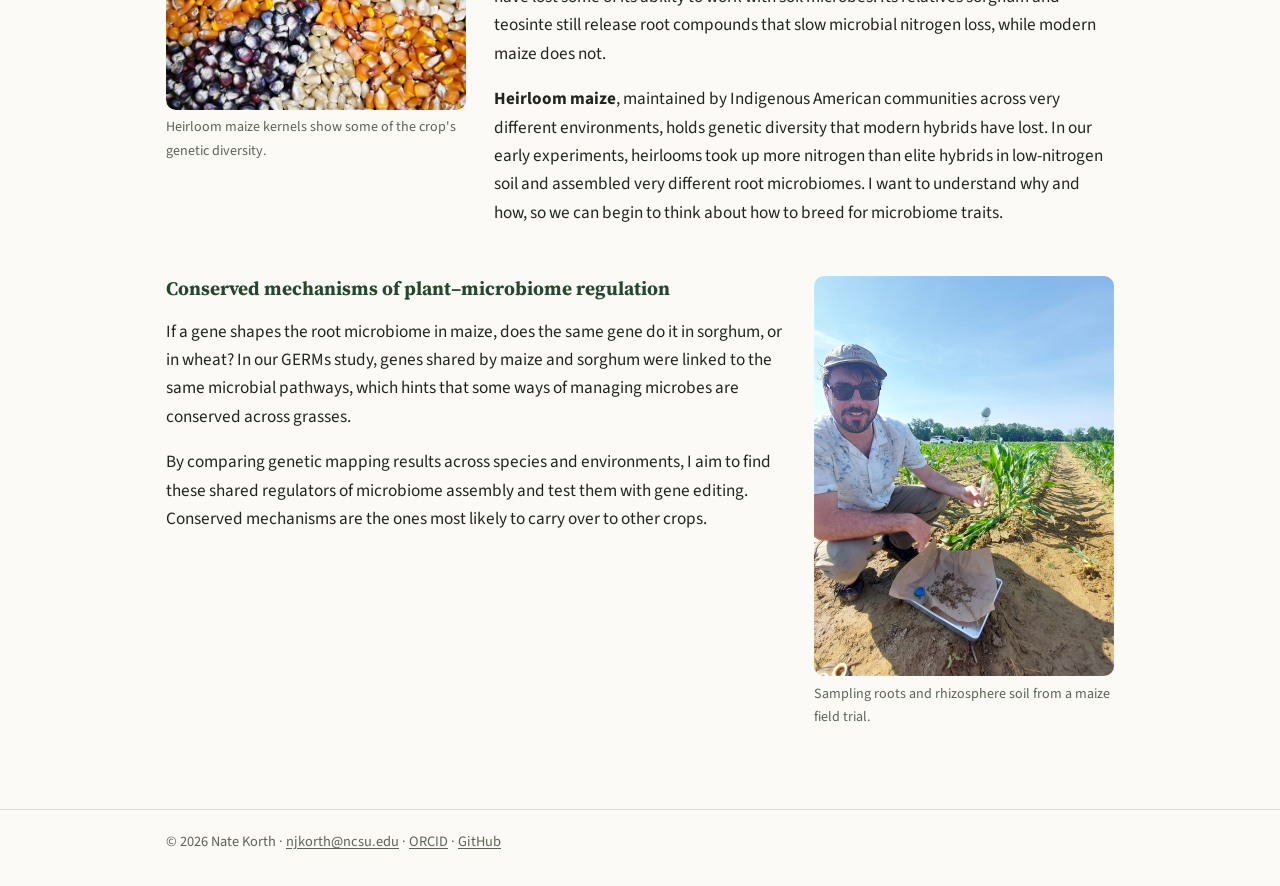
<file: research.html>
<!doctype html>
<html lang="en">
<head>
  <meta charset="utf-8">
  <meta name="viewport" content="width=device-width, initial-scale=1">
  <title>Research | Nate Korth, Ph.D.</title>
  <meta name="description" content="How crop genetics and root microbes shape heat resilience and nitrogen use in maize and sorghum.">
  <link rel="preconnect" href="https://fonts.googleapis.com">
  <link rel="preconnect" href="https://fonts.gstatic.com" crossorigin>
  <link href="https://fonts.googleapis.com/css2?family=Source+Sans+3:wght@400;600;700&family=Source+Serif+4:wght@500;600&display=swap" rel="stylesheet">
  <link rel="stylesheet" href="css/style.css">
</head>
<body>

<!-- ===== HEADER (same on every page; edit the menu here and in the other .html files) ===== -->
<header class="site-header">
  <div class="wrap">
    <a class="site-title" href="index.html">Nate Korth, Ph.D.</a>
    <p class="tagline">Host&ndash;microbe interactions &middot; Rhizosphere microbiome &middot; Crop resilience</p>
    <nav class="site-nav" aria-label="Main">
      <ul>
        <li><a href="index.html">Home</a></li>
        <li><a href="research.html" aria-current="page">Research</a></li>
        <li><a href="publications.html">Publications</a></li>
        <li><a href="news.html">News</a></li>
        <li><a href="cv.html">CV</a></li>
        <li><a href="contact.html">Contact</a></li>
      </ul>
    </nav>
  </div>
</header>

<main>
  <div class="wrap">
<div class="banner">
  <img src="images/greenhouse.jpg" width="1260" height="945" alt="Rows of young maize plants in black pots in a bright greenhouse">
</div>

<h1>Research</h1>
<p class="lead">How do plant genes and root microbes work together to help crops withstand stress?</p>

<section class="split">
  <div>
    <h2>The GERMs framework</h2>
    <p>A plant's performance depends on its genes and its environment, the classic G&times;E of
      plant breeding. But every root also lives in a community of soil microbes, and those
      microbes change what a plant can cope with. The <strong>Genotype &times; Environment
      &times; Rhizosphere Microbiome (GERMs)</strong> framework adds the root microbiome to the
      quantitative genetic models used in breeding. That lets us ask which plant genes recruit
      helpful microbes, and in which environments those partnerships matter.</p>
    <p>Our first test of the idea is published in
      <a href="https://doi.org/10.1111/nph.71297"><em>New Phytologist</em> (Korth et al., 2026, open access)</a>.
      We sequenced plant and microbial transcripts together from maize and sorghum grown under heat
      stress in different soils. Host genotype and temperature jointly shaped what the microbes
      were doing, and microbial D-amino acid metabolism was linked to the plants' heat tolerance.</p>
  </div>
  <figure class="photo wide">
    <img src="images/germs-talk.jpg" width="1600" height="1200" loading="lazy" alt="Nate presenting a slide titled Genotype x Environment x Rhizobial Microbiome interactions (GERMs) to a lecture hall">
    <figcaption>Presenting the GERMs framework at the Genetics of Maize Microbiome Interactions in Cologne, Germany, 2026</figcaption>
  </figure>
</section>

<h2>Research interests</h2>

<section class="split" id="heat">
  <div>
    <h3 style="margin-top:0">Microbe-mediated mechanisms of heat stress</h3>
    <p>Heat waves are getting more frequent, and breeding crops for heat tolerance has been slow.
      Root microbes may offer a shortcut. In our greenhouse experiments, the same sorghum plants
      were badly injured by heat with a depleted microbiome but nearly as tolerant as heat-tolerant
      maize with an intact one.</p>
    <p>Our data point to <strong>D-amino acids made by soil bacteria</strong> as one way microbes
      prime the plant's heat response. I want to find out how plants sense these molecules, which
      signaling pathways they switch on, and whether we can use that to protect crops in the field.</p>
  </div>
  <figure class="photo">
    <img src="images/germs-figure1.jpg" width="534" height="550" loading="lazy"
         alt="Line plot of heat stress at 28 and 38 degrees C for sensitive maize, sorghum, and tolerant maize with a depleted or intact rhizosphere microbiome. With the intact microbiome, sorghum's heat stress drops close to that of tolerant maize.">
    <figcaption>With an intact root microbiome, sorghum's heat injury at 38&nbsp;&deg;C falls to nearly the level of heat-tolerant maize.</figcaption>
  </figure>
</section>

<section class="split flip" id="nitrogen">
  <div>
    <h3 style="margin-top:0">Nutrient stress and nitrogen cycling in heirloom maize</h3>
    <p>Nitrogen fertilizer boosts yields, but it is costly, energy-hungry, and pollutes waterways.
      Modern maize was bred in fields flooded with fertilizer, and along the way it seems to have
      lost some of its ability to work with soil microbes. Its relatives sorghum and teosinte
      still release root compounds that slow microbial nitrogen loss, while modern maize does not.</p>
    <p><strong>Heirloom maize</strong>, maintained by Indigenous American communities across very
      different environments, holds genetic diversity that modern hybrids have lost. In our early
      experiments, heirlooms took up more nitrogen than elite hybrids in low-nitrogen soil and
      assembled very different root microbiomes. I want to understand why and how, so
   we can begin to think about how to breed for microbiome traits.</p>
  </div>
  <figure class="photo wide">
    <img src="images/heirloom-maize.jpg" width="1600" height="1067" loading="lazy" alt="Kernels of heirloom maize in many colors: orange, white, red, and blue-purple">
    <figcaption>Heirloom maize kernels show some of the crop's genetic diversity.</figcaption>
  </figure>
</section>

<section class="split" id="conserved">
  <div>
    <h3 style="margin-top:0">Conserved mechanisms of plant&ndash;microbiome regulation</h3>
    <p>If a gene shapes the root microbiome in maize, does the same gene do it in sorghum, or in
      wheat? In our GERMs study, genes shared by maize and sorghum were linked to the same
      microbial pathways, which hints that some ways of managing microbes are conserved across
      grasses.</p>
    <p>By comparing genetic mapping results across species and environments, I aim to find these
      shared regulators of microbiome assembly and test them with gene editing. Conserved
      mechanisms are the ones most likely to carry over to other crops.</p>
  </div>
  <figure class="photo tall">
    <img src="images/field-sampling.jpg" width="1200" height="1600" loading="lazy" alt="Nate crouching in a young maize field holding a tube of root and soil sample">
    <figcaption>Sampling roots and rhizosphere soil from a maize field trial.</figcaption>
  </figure>
</section>
  </div>
</main>

<footer class="site-footer">
  <div class="wrap">
    &copy; 2026 Nate Korth &middot; <a href="mailto:njkorth@ncsu.edu">njkorth@ncsu.edu</a> &middot;
    <a href="https://orcid.org/0009-0005-5543-0299">ORCID</a> &middot;
    <a href="https://github.com/NateKorth">GitHub</a>
  </div>
</footer>

</body>
</html>
</file>
<file: css/style.css>
/* ==========================================================
   Nate Korth, Ph.D. - personal academic website
   Colors live in :root below; change them there to re-theme.
   ========================================================== */

:root {
  --green-dark: #24482f;   /* header, headings */
  --green: #3a6b47;        /* links, buttons */
  --green-light: #e7efe8;  /* tinted panels */
  --soil: #8a5a2b;         /* accent rule, highlights */
  --bg: #fbfaf6;           /* page background */
  --card: #ffffff;
  --text: #22251f;
  --muted: #5d6358;
  --border: #dcdcd2;
  --max: 980px;
  --radius: 10px;
  --serif: "Source Serif 4", Georgia, "Times New Roman", serif;
  --sans: "Source Sans 3", "Segoe UI", Roboto, Helvetica, Arial, sans-serif;
}

* { box-sizing: border-box; }

html { -webkit-text-size-adjust: 100%; }

body {
  margin: 0;
  background: var(--bg);
  color: var(--text);
  font-family: var(--sans);
  font-size: 1.075rem;
  line-height: 1.65;
}

img { max-width: 100%; height: auto; }

a { color: var(--green); text-underline-offset: 2px; }
a:hover { color: var(--green-dark); }

h1, h2, h3 {
  font-family: var(--serif);
  color: var(--green-dark);
  line-height: 1.25;
}
h1 { font-size: 2rem; margin: 0 0 .5rem; }
h2 { font-size: 1.5rem; margin: 2.25rem 0 .75rem; }
h3 { font-size: 1.2rem; margin: 1.75rem 0 .5rem; }

.wrap {
  max-width: var(--max);
  margin: 0 auto;
  padding: 0 16px;
}

/* ---------- Header and navigation ---------- */

.site-header {
  background: var(--green-dark);
  color: #fff;
  border-bottom: 4px solid var(--soil);
}
.site-header .wrap {
  padding-top: 1.4rem;
  padding-bottom: 1rem;
}
.site-title {
  font-family: var(--serif);
  font-size: 1.9rem;
  font-weight: 600;
  color: #fff;
  text-decoration: none;
  display: inline-block;
}
.site-title:hover { color: #fff; }
.tagline {
  margin: .15rem 0 1rem;
  color: #d4e2d6;
  font-size: 1rem;
  letter-spacing: .02em;
}

.site-nav ul {
  list-style: none;
  margin: 0;
  padding: 0;
  display: flex;
  flex-wrap: wrap;
  gap: .4rem;
}
.site-nav a {
  display: block;
  padding: .35rem .85rem;
  border: 1px solid rgba(255,255,255,.35);
  border-radius: 999px;
  color: #fff;
  text-decoration: none;
  font-size: .95rem;
  white-space: nowrap;
}
.site-nav a:hover { background: rgba(255,255,255,.12); }
.site-nav a[aria-current="page"] {
  background: #fff;
  color: var(--green-dark);
  border-color: #fff;
  font-weight: 600;
}

/* ---------- Main content ---------- */

main { padding: 2rem 0 3rem; }

.lead { font-size: 1.15rem; color: var(--muted); margin-top: 0; }

.card {
  background: var(--card);
  border: 1px solid var(--border);
  border-radius: var(--radius);
  padding: 1.25rem 1.4rem;
  margin: 1rem 0;
}

.panel {
  background: var(--green-light);
  border-left: 4px solid var(--green);
  border-radius: var(--radius);
  padding: 1rem 1.25rem;
  margin: 1.25rem 0;
}

/* Home: photo beside bio */
.intro {
  display: grid;
  grid-template-columns: 240px 1fr;
  gap: 2rem;
  align-items: start;
}
.intro h1 { margin-top: 0; }
.headshot {
  width: 240px;
  aspect-ratio: 4 / 5;
  object-fit: cover;
  border-radius: var(--radius);
  border: 1px solid var(--border);
}
.headshot-placeholder {
  width: 240px;
  aspect-ratio: 4 / 5;
  border-radius: var(--radius);
  border: 2px dashed var(--border);
  background: var(--green-light);
  display: flex;
  align-items: center;
  justify-content: center;
  text-align: center;
  color: var(--muted);
  font-size: .9rem;
  padding: 1rem;
}
.headshot-placeholder span {
  display: block;
  font-family: var(--serif);
  font-size: 3rem;
  color: var(--green);
}

.quick-links { display: flex; flex-wrap: wrap; gap: .5rem; margin-top: 1rem; }

.btn {
  display: inline-block;
  padding: .5rem 1.05rem;
  border-radius: 999px;
  background: var(--green);
  color: #fff;
  text-decoration: none;
  font-weight: 600;
  font-size: .95rem;
}
.btn:hover { background: var(--green-dark); color: #fff; }
.btn.outline { background: transparent; color: var(--green); border: 1.5px solid var(--green); }
.btn.outline:hover { background: var(--green-light); }

.interests {
  list-style: none;
  padding: 0;
  margin: .5rem 0 0;
  display: grid;
  grid-template-columns: repeat(auto-fit, minmax(210px, 1fr));
  gap: .75rem;
}
.interests li {
  background: var(--card);
  border: 1px solid var(--border);
  border-top: 3px solid var(--soil);
  border-radius: var(--radius);
  padding: .85rem 1rem;
}

/* Research figure */
figure {
  margin: 1.5rem 0;
  background: var(--card);
  border: 1px solid var(--border);
  border-radius: var(--radius);
  padding: 1rem;
}
.figure-row {
  display: grid;
  grid-template-columns: minmax(0, 340px) 1fr;
  gap: 1.25rem;
  align-items: center;
}
figure img { display: block; margin: 0 auto; border-radius: 6px; }
figcaption { font-size: .95rem; color: var(--muted); }
figcaption strong { color: var(--text); }

.aims { padding-left: 1.2rem; }
.aims li { margin-bottom: .5rem; }

/* Publications */
.pubs { padding-left: 1.4rem; }
.pubs li { margin-bottom: 1rem; }
.pubs .me { font-weight: 700; }
.pubs .journal { font-style: italic; }
.pubs .links a {
  font-size: .85rem;
  padding: .05rem .5rem;
  border: 1px solid var(--green);
  border-radius: 999px;
  text-decoration: none;
  margin-right: .25rem;
  white-space: nowrap;
}

/* Simple list rows with a date on the right */
.entries { list-style: none; padding: 0; margin: 0; }
.entries li {
  display: flex;
  justify-content: space-between;
  gap: 1rem;
  padding: .6rem 0;
  border-bottom: 1px solid var(--border);
}
.entries .when { color: var(--muted); white-space: nowrap; }
.entries .what small { display: block; color: var(--muted); }

/* LinkedIn embeds */
/* LinkedIn sizes each embed's height for a 504px-wide post, so posts are shown at that width */
.posts {
  display: flex;
  flex-direction: column;
  align-items: center;
  gap: 1.5rem;
}
.post {
  width: 100%;
  max-width: 504px;
  background: var(--card);
  border: 1px solid var(--border);
  border-radius: var(--radius);
  overflow: hidden;
}
.post iframe {
  display: block;
  width: 100% !important;
  max-width: 100%;
  border: 0;
}
.post-placeholder {
  min-height: 220px;
  border: 2px dashed var(--border);
  background: var(--green-light);
  display: flex;
  align-items: center;
  justify-content: center;
  text-align: center;
  color: var(--muted);
  padding: 1rem;
  font-size: .95rem;
}

/* Contact */
.contact-list { list-style: none; padding: 0; }
.contact-list li { padding: .6rem 0; border-bottom: 1px solid var(--border); }
.contact-list .label {
  display: inline-block;
  min-width: 8rem;
  font-weight: 600;
  color: var(--green-dark);
}

.todo {
  background: #fff6dc;
  border: 1px dashed #c9a43a;
  border-radius: 6px;
  padding: .1rem .4rem;
  font-size: .9rem;
}

/* Photos */
.banner {
  margin: 0 0 1.75rem;
  border-radius: var(--radius);
  overflow: hidden;
}
.banner img {
  display: block;
  width: 100%;
  height: 260px;
  object-fit: cover;
}
.photo { margin: 0; padding: 0; border: 0; background: none; }
.photo img {
  display: block;
  width: 100%;
  border-radius: var(--radius);
  object-fit: cover;
}
.photo figcaption { margin-top: .4rem; font-size: .88rem; }

/* Text beside a photo; add class "flip" to put the photo on the left */
.split {
  display: grid;
  grid-template-columns: 1fr 300px;
  gap: 1.75rem;
  align-items: start;
  margin: 1rem 0 2rem;
}
.split.flip { grid-template-columns: 300px 1fr; }
.split.flip .photo { order: -1; }
.split h2 { margin-top: 0; }
.photo.tall img { aspect-ratio: 3 / 4; }
.photo.wide img { aspect-ratio: 4 / 3; }

/* ---------- Footer ---------- */

.site-footer {
  border-top: 1px solid var(--border);
  color: var(--muted);
  font-size: .9rem;
  padding: 1.25rem 0 2rem;
}
.site-footer a { color: var(--muted); }

/* ---------- Phones ---------- */

@media (max-width: 700px) {
  body { font-size: 1rem; }
  h1 { font-size: 1.65rem; }
  .site-title { font-size: 1.55rem; }
  .site-nav a { padding: .3rem .7rem; font-size: .9rem; }
  .intro { grid-template-columns: 1fr; gap: 1.25rem; }
  .headshot, .headshot-placeholder { width: 180px; }
  .figure-row { grid-template-columns: 1fr; }
  .split, .split.flip { grid-template-columns: 1fr; gap: 1rem; }
  .split.flip .photo { order: 0; }
  .photo.tall img { aspect-ratio: 4 / 3; }
  .banner img { height: 170px; }
  .entries li { flex-direction: column; gap: .1rem; }
  .contact-list .label { display: block; }
}

/* Fallback link under each LinkedIn post, for browsers that block the embed */
.post-link {
  display: block;
  padding: .5rem .9rem;
  border-top: 1px solid var(--border);
  font-size: .9rem;
  text-decoration: none;
}
</file>
